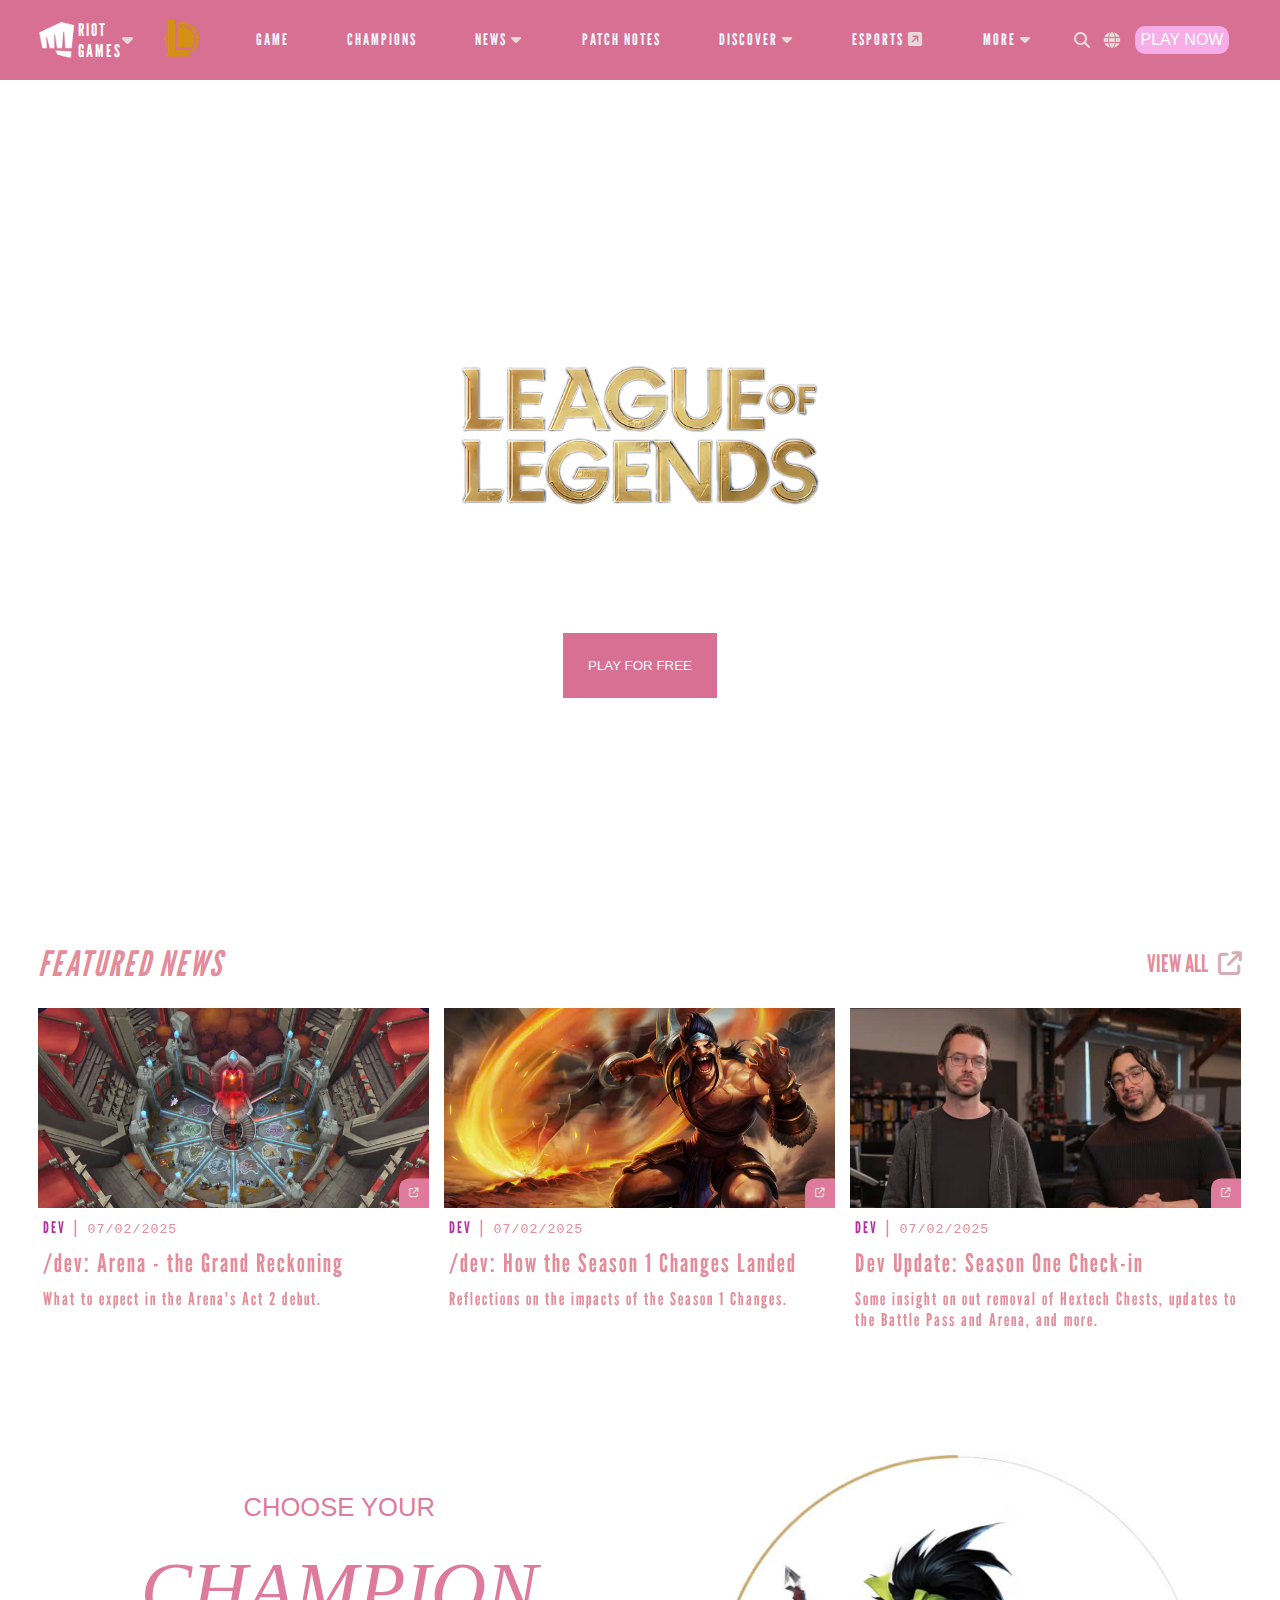
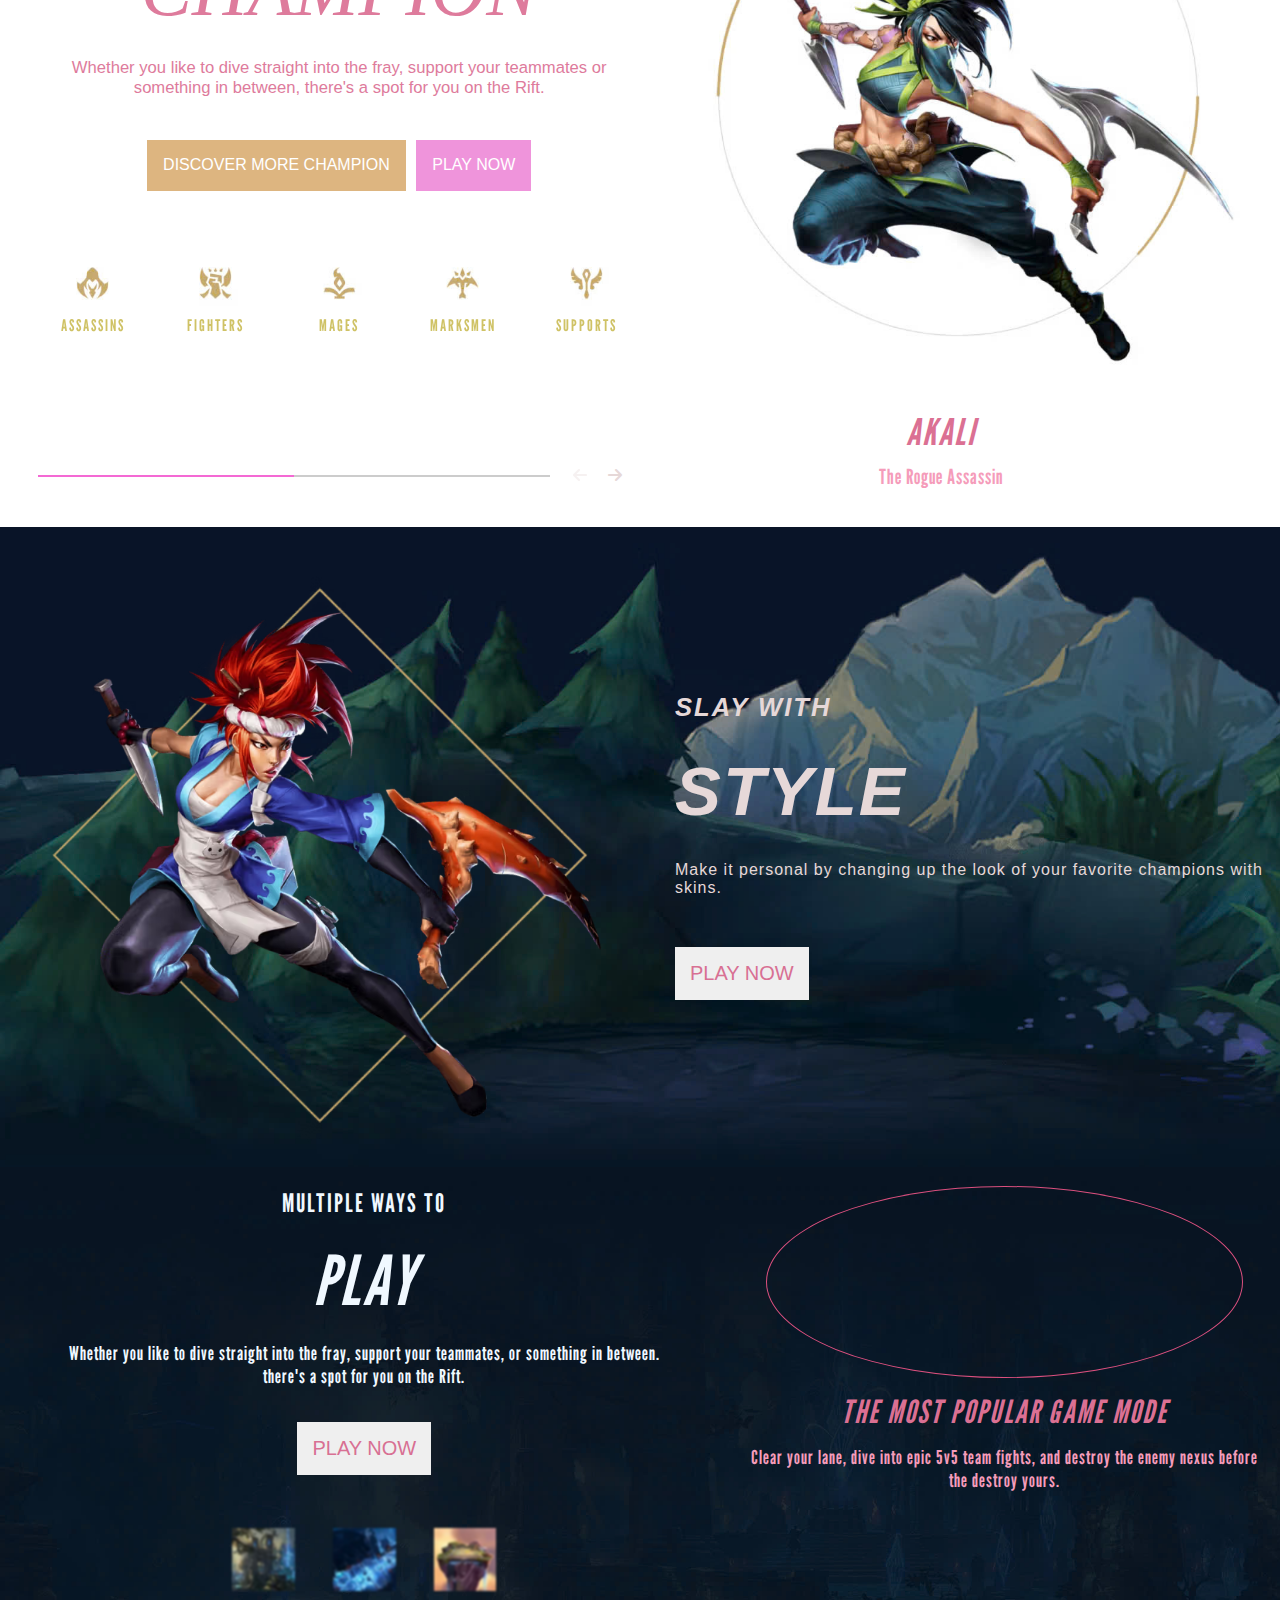
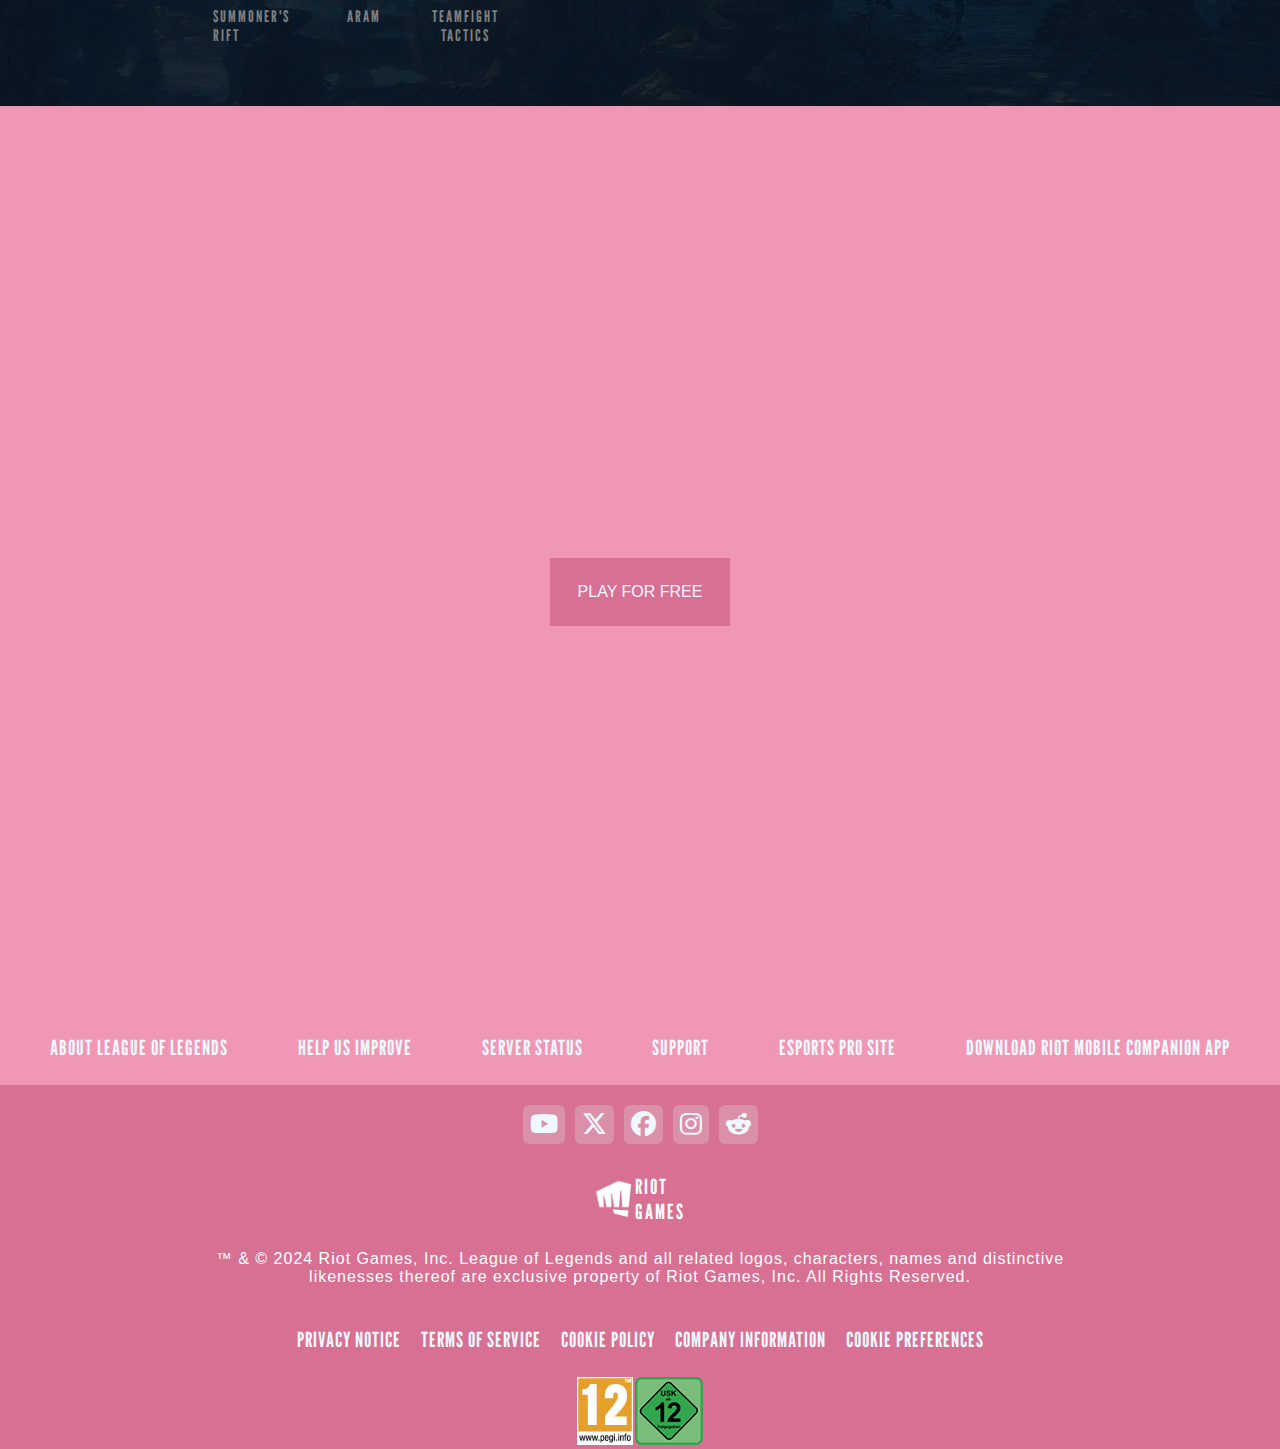
<file: index.html>
<!DOCTYPE html>
<html lang="en">
<head>
    <meta charset="UTF-8">
    <meta name="viewport" content="width=device-width, initial-scale=1.0">
    <title>League of legends</title>
    <link rel="icon" type="image/png" href="./assets/images/favicon-lol.png" sizes="32x32">
    <link rel="stylesheet" href="https://cdnjs.cloudflare.com/ajax/libs/font-awesome/6.7.2/css/all.min.css">
    <!-- Swiper CSS -->
    <link rel="stylesheet" href="https://cdn.jsdelivr.net/npm/swiper/swiper-bundle.min.css">
    <link rel="stylesheet" href="./style.css">
</head>
<body>

    <!-- /*-------------------------------------------------------- SECTION 1--------------------------------------------------- */ -->
    <!-- menu and video -->
    <section class="position-relative" id="section1">
        <header class="home-page display-flex">
            <div class="riotgames display-flex" onclick="displayRiotbar()">
                <img id="logo-riotgames" src="./assets/images/logo-riotgames.png" alt="riot games logo">
                <span id="name-riotgames">RIOT GAMES</span>
                <i class="fa-solid fa-caret-down"></i>
            </div>
            <div class="riotgames-menu display-flex">
                <a href="https://tphuongin.github.io/landing-page/" class="legue-of-legends-logo">
                    <img id="legue-of-legends-logo" src="./assets/images/legue-of-legends-logo.png" alt="legue of legends logo" class="cursion-menu">
                </a>
                <a href="https://tphuongin.github.io/landing-page/" class="hover-content">GAME</a>
                <a href="https://tphuongin.github.io/landing-page/" class="hover-content">CHAMPIONS</a>
                <div class="cursion-menu hover-content position-relative news-dropdown">
                    <a>NEWS</a>
                    <i class="fa-solid fa-caret-down"></i>
                    <div class="dropdown display-news-dropdown">
                        <a href="https://tphuongin.github.io/landing-page/" class="content-dropdown">ALL</a>
                        <a href="https://tphuongin.github.io/landing-page/" class="content-dropdown">GAME UPDATES</a>
                        <a href="https://tphuongin.github.io/landing-page/" class="content-dropdown">ESPORTS</a>
                        <a href="https://tphuongin.github.io/landing-page/" class="content-dropdown">DEV</a>
                        <a href="https://tphuongin.github.io/landing-page/" class="content-dropdown">LORE</a>
                        <a href="https://tphuongin.github.io/landing-page/" class="content-dropdown">MEDIA</a>
                        <a href="https://tphuongin.github.io/landing-page/" class="content-dropdown">MERCH</a>
                        <a href="https://tphuongin.github.io/landing-page/" class="content-dropdown">COMMUNITY</a>
                        <a href="https://tphuongin.github.io/landing-page/" class="content-dropdown">RIOT GAMES</a>
                    </div>
                </div>
                <a href="https://tphuongin.github.io/landing-page/" class="hover-content patch">PATCH NOTES</a>
                <div class="cursion-menu hover-content position-relative discover-dropdown discover">
                    <a >DISCOVER</a>
                    <i class="fa-solid fa-caret-down"></i>
                    <div class="dropdown display-discover-dropdown">
                        <a href="https://tphuongin.github.io/landing-page/" class="content-dropdown">LEAGUE DISPLAYS</a>
                        <a href="https://tphuongin.github.io/landing-page/" class="content-dropdown">HALL OF LEGENDS</a>
                        <a href="https://tphuongin.github.io/landing-page/" class="content-dropdown">RIOT MOBILE</a>
                    </div>
                </div>
                <div class="cursion-menu hover-content esports">
                    <a href="https://tphuongin.github.io/landing-page/" target="_blank">ESPORTS</a>
                    <i class="fa-solid fa-square-arrow-up-right"></i>
                </div>
                <div class="cursion-menu more-dropdown position-relative hover-content">
                    <a>MORE</a>
                    <i class="fa-solid fa-caret-down"></i>
                    <div class="dropdown display-more-dropdown dropdown-updatemenu">
                        <div class="content-dropdown universe">
                            <a href="https://tphuongin.github.io/landing-page/" target="_blank" style="color: aliceblue;text-decoration: none;">UNIVERSE</a>
                            <i class="fa-solid fa-square-arrow-up-right"></i>
                            <br>
                        </div>
                        <div class="content-dropdown merch">
                            <a href="https://tphuongin.github.io/landing-page/" target="_blank" style="color: aliceblue;text-decoration: none;">MERCH</a>
                            <i class="fa-solid fa-square-arrow-up-right"></i>
                        </div>
                        <div class="content-dropdown support">
                            <a href="https://tphuongin.github.io/landing-page/" target="_blank" style="color: aliceblue;text-decoration: none;">SUPPORT</a>
                            <i class="fa-solid fa-square-arrow-up-right"></i>
                        </div>
                    </div>
                </div>
            </div>

            <div class="icon-button display-flex cursion-menu">
                <i class="fa-solid fa-magnifying-glass"></i>
                <i class="fa-solid fa-globe" ></i>
                <button class="play-now" onclick="openNewTab()">PLAY NOW</button>
            </div>
            <div class="responsive-header">
                <a  href=""><img class="adapted-logo" src="./assets/images/legue-of-legends.png"></a>
                <div class="button-responsive">
                    <i class="fa-solid fa-globe cursion-menu" style="font-size: 1.5rem;"></i>
                    <i class="fa-solid fa-bars cursion-menu" style="font-size: 1.5rem;" onclick="displaySidebar()"></i>
                </div>
            </div>
            <div class="sidebar">
                <div class="sidebar-header">
                    <a  href=""><img class="adapted-logo" src="./assets/images/legue-of-legends.png"></a>
                    <i class="fa-regular fa-circle-xmark" style="font-size: 1.5rem" onclick="exitSidebar()" ></i>
                </div>
                <div class="sidebar-search">
                    <i class="fa-solid fa-magnifying-glass" style="font-size: 1.5rem"></i>
                    <input type="text" id="input-sidebar">
                    <i class="fa-regular fa-circle-xmark" style="font-size: 1.5rem" onclick="clearInputSidebar()"></i>
                </div>
                <div class="sidebar-menu">
                    <a href="https://tphuongin.github.io/landing-page/" class="content-sidebar">GAME</a>
                    <a href="https://tphuongin.github.io/landing-page/" class="content-sidebar">CHAMPIONS</a>
                    <div class="cursion-menu content-sidebar space-between news-content" onclick="display_hide_NewsSidebar()">
                        <a >NEWS</a>
                        <i class="fa-solid fa-caret-down" id="news-icon" ></i>
                    </div>
                    <div class="news-click">
                        <a href="https://tphuongin.github.io/landing-page/" class="content-sidebar subcontent-sidebar">ALL</a>
                        <a href="https://tphuongin.github.io/landing-page/" class="content-sidebar subcontent-sidebar">GAME UPDATES</a>
                        <a href="https://tphuongin.github.io/landing-page/" class="content-sidebar subcontent-sidebar">ESPOSRT</a>
                        <a href="https://tphuongin.github.io/landing-page/" class="content-sidebar subcontent-sidebar">DEV</a>
                        <a href="https://tphuongin.github.io/landing-page/" class="content-sidebar subcontent-sidebar">LORE</a>
                        <a href="https://tphuongin.github.io/landing-page/" class="content-sidebar subcontent-sidebar">MEDIA</a>
                        <a href="https://tphuongin.github.io/landing-page/" class="content-sidebar subcontent-sidebar">MERCH</a>
                        <a href="https://tphuongin.github.io/landing-page/" class="content-sidebar subcontent-sidebar">COMMUNITY</a>
                        <a href="https://tphuongin.github.io/landing-page/" class="content-sidebar subcontent-sidebar">RIOT GAMES</a>
                    </div>
                    <a href="https://tphuongin.github.io/landing-page/" class="content-sidebar">PATCH NOTES</a>
                    <div class="cursion-menu content-sidebar space-between" onclick="display_hide_DiscoverSidebar()">
                        <a>DISCOVER</a>
                        <i class="fa-solid fa-caret-down" id="discover-icon"></i>
                    </div>
                    <div class="discover-click">
                        <a href="https://tphuongin.github.io/landing-page/" class="content-sidebar subcontent-sidebar">LEAGUE DISPLAY</a>
                        <a href="https://tphuongin.github.io/landing-page/" class="content-sidebar subcontent-sidebar">HALL OF LEGENDS</a>
                        <a href="https://tphuongin.github.io/landing-page/" class="content-sidebar subcontent-sidebar">RIOT MOBILE</a>
                    </div>
                    <div class="cursion-menu content-sidebar space-between">
                        <a href="https://tphuongin.github.io/landing-page/" target="_blank">ESPORTS</a>
                        <i class="fa-solid fa-square-arrow-up-right"></i>
                    </div>
                    <div class="cursion-menu content-sidebar space-between">
                        <a href="https://tphuongin.github.io/landing-page/" target="_blank">UNIVERSE</a>
                        <i class="fa-solid fa-square-arrow-up-right"></i>
                    </div>
                    <div class="cursion-menu content-sidebar space-between">
                        <a href="https://tphuongin.github.io/landing-page/" target="_blank">MERCH</a>
                        <i class="fa-solid fa-square-arrow-up-right"></i>
                    </div>
                    <div class="cursion-menu content-sidebar space-between" >
                        <a href="https://tphuongin.github.io/landing-page/" target="_blank">SUPPORT</a>
                        <i class="fa-solid fa-square-arrow-up-right"></i>
                    </div>
                </div>
                <button onclick="openNewTab()" class="playnow-sidebar">PLAY NOW</button>
                
            </div>


        </header>



        <div class="riotgames-click">
            <div id="riotgames-click-header">
                <div class="riotgames display-flex" onclick="hideRiotbar()">
                    <img id="logo-riotgames" src="./assets/images/logo-riotgames.png" alt="riot games logo">
                    <span id="name-riotgames" style="font-weight: bolder; font-size: 1.1rem;">RIOT GAMES</span>
                    <i class="fa-solid fa-caret-up"></i>
                </div>
                <i class="fa-regular fa-circle-xmark" onclick="hideRiotbar()"></i>
            </div>
            <div id="riotgames-click-banner">
                <div class="riotgames-click-content">
                    <div class="topic-games topic">
                        <div class="title">GAMES</div>
                        <a href="https://tphuongin.github.io/landing-page/" target="_blank" data-img="./assets/images/legue-of-legends.jpg" class="description">LEAGUE OF LEGENDS</a>
                        <a href="https://tphuongin.github.io/landing-page/" target="_blank" data-img="./assets/images/valorant(2).jpg" class="description">VALORANT</a>
                        <a href="https://tphuongin.github.io/landing-page/" target="_blank" data-img="./assets/images/team-fight-tactics(2).jpg" class="description">TEAMFIGHT TACTICS</a>
                        <a href="https://tphuongin.github.io/landing-page/" target="_blank" data-img="./assets/images/legends-of-runeterra.jpg" class="description">LEGENDS OF RUNETERRA</a>
                        <a href="https://tphuongin.github.io/landing-page/" target="_blank" data-img="./assets/images/wild-rift.jpg" class="description">LOL:WILD RIFT</a>
                    </div>
                    <div class="topic-forge topic">
                        <div class="title">FORGE</div>
                        <a href="https://tphuongin.github.io/landing-page/" target="_blank" data-img="./assets/images/conv.jpg" class="description">CONV/RGENCE</a>
                        <a href="https://tphuongin.github.io/landing-page/" target="_blank" data-img="./assets/images/hextech.jpg" class="description">HEXTECH MAYHEM</a>
                        <a href="https://tphuongin.github.io/landing-page/" target="_blank" data-img="./assets/images/the-mageseeker.jpg" class="description">THE MAGESEEKER</a>
                        <a href="https://tphuongin.github.io/landing-page/" target="_blank" data-img="./assets/images/ruined-king.jpg" class="description">RUINED KING</a>
                        <a href="https://tphuongin.github.io/landing-page/" target="_blank" data-img="./assets/images/song-of-nunu.jpg" class="description">SONG OF NUNU</a>
                        <a href="https://tphuongin.github.io/landing-page/" target="_blank" data-img="./assets/images/riot-forge-games.jpg" class="description">RIOT FORGE GAMES</a>
                    </div>
                    <div class="topic-esports topic">
                        <div class="title">ESPORTS</div>
                        <a href="https://tphuongin.github.io/landing-page/" target="_blank" data-img="./assets/images/lol-esports.jpg" class="description">LOL ESPORTS</a>
                        <a href="https://tphuongin.github.io/landing-page/" target="_blank" data-img="./assets/images/valorant-esports.jpg" class="description">VALORANT ESPORTS</a>
                    </div>
                    <div class="topic-entertainment topic">
                        <div class="title">ENTERTAINMENT</div>
                        <a href="https://tphuongin.github.io/landing-page/" target="_blank" data-img="./assets/images/arcane.jpg" class="description">ARCANE</a>
                        <a href="https://tphuongin.github.io/landing-page/" target="_blank" data-img="./assets/images/universe.jpg" class="description">UNIVERSE</a>
                        <a href="https://tphuongin.github.io/landing-page/" target="_blank" data-img="./assets/images/riot-games-music.jpg" class="description">RIOT GAMES MUSIC</a>
                    </div>
                    <div class="topic-business topic">
                        <div class="title">BUSINESS</div>
                        <a href="https://tphuongin.github.io/landing-page/" target="_blank" data-img="./assets/images/riot-games.jpg" class="description">RIOT GAMES</a>
                        <a href="https://tphuongin.github.io/landing-page/" target="_blank" data-img="./assets/images/riot-merch.jpg" class="description">RIOT MERCH</a>
                        <a href="https://tphuongin.github.io/landing-page/" target="_blank" data-img="./assets/images/riot-mobile.jpg" class="description">RIOT MOBILE</a>
                        <a href="https://tphuongin.github.io/landing-page/" target="_blank" data-img="./assets/images/riot-support.jpg" class="description">RIOT SUPPORT</a>
                    </div>
                </div>
                <div class="riotgames-click-image">
                    <div style="flex: 1;" id="img-container1">
                        <a href="https://www.youtube.com/watch?v=dsn_zLrwZQg" target="_blank" id="img1"><img src="./assets/images/valorant.jpg" alt="Valorant" title="Colombian ballistics expert Tejo blasts into the VALORANT roster in Season 2025 // Act 1" id="display-img"></a>
                        <span class="img-title">Colombian ballistics expert Tejo blasts into the VALORANT roster in Season 2025 </span>
                    </div>
                    <div style="flex: 1;" id="img-container2">
                        <a href="https://teamfighttactics.leagueoflegends.com/vi-vn/?utm_medium=promo3%2Bwww.leagueoflegends.com&utm_source=riotbar" id="img2" target="_blank"><img src="./assets/images/team-fight-tactics.jpg" alt="Team fight tactics" title="Replay your favorite Arcane battles in TFT’s latest set." ></a>
                        <span class="img-title">Replay your favorite Arcane battles in TFT’s latest set.</span>
                    </div>
                </div>
            </div>
        </div>
        <div class="banner">
            <video class="video-game" playsinline autoplay loop muted>
                <source src="https://cmsassets.rgpub.io/sanity/files/dsfx7636/news/8ab3e227121c53aacab0c9b9f7a48adbc65db520.webm" type="video/webm">
            </video>
            <img id="league-of-legends" src="./assets/images/legue-of-legends.png" alt="League Of Legends">
            <button id="play-for-free" onclick="openNewTab()">PLAY FOR FREE</button>
        </div>
    </section>





    

   <!-- /*-------------------------------------------------------- SECTION 2--------------------------------------------------- */ -->
     <!-- FEATURED NEWS -->
    <section class="featurednews">
        <div class="featurednews-header">
            <span id="featurednews">FEATURED NEWS</span>
            <a href="https://tphuongin.github.io/landing-page/" target="_blank">
                <span style="color: rgb(228, 140, 154); font-size: 1.5rem;">VIEW ALL &nbsp</span>
                <i style="color: rgb(215, 174, 181); font-size: 1.5rem;" class="fa-solid fa-arrow-up-right-from-square"></i>
            </a>
        </div>
        <div class="swiper swiper-1">
            <div class="featurednews-banner swiper-wrapper">
                <a href="https://tphuongin.github.io/landing-page/" class="container-infor swiper-slide">
                    <div class="container-img">
                        <img src="./assets/images/arena.jpg" alt="Arena - thr Grand Reckoning" class="img-featured">
                        <span class="fa-solid fa-arrow-up-right-from-square external-link" title="External link"></span>
                    </div>
                    <div class="container-detail">
                        <div>
                            <span style="color: rgb(181, 48, 157); font-weight: bold;">DEV</span> 
                            <span>&nbsp|&nbsp</span>
                            <span style='font-family: "Courier New", monospace; font-size: smaller; letter-spacing: 1px;'>07/02/2025</span>
                        </div>
                        <div class="featured-title">
                            /dev: Arena - the Grand Reckoning
                        </div>
                        <div style="font-size: 1.1rem;">
                            What to expect in the Arena's Act 2 debut.
                        </div>
                    </div>
                </a>
                <a href="https://tphuongin.github.io/landing-page/" class="container-infor swiper-slide">
                    <div class="container-img">
                        <img src="./assets/images/landed.jpg" alt="How the Season 1 Changes Landed" class="img-featured">
                        <span class="fa-solid fa-arrow-up-right-from-square external-link" title="External link"></span>
                    </div>
                    <div class="container-detail">
                        <div>
                            <span style="color: rgb(181, 48, 157); font-weight: bold;">DEV</span> 
                            <span>&nbsp|&nbsp</span>
                            
                            <span style='font-family: "Courier New", monospace; font-size: smaller; letter-spacing: 1px;'>07/02/2025</span>
                        </div>
                        <div class="featured-title">
                            /dev: How the Season 1 Changes Landed
                        </div>
                        <div style="font-size: 1.1rem;">
                            Reflections on the impacts of the Season 1 Changes.
                        </div>
                    </div>
                </a>
                <a href="https://tphuongin.github.io/landing-page/" class="container-infor swiper-slide">
                    <div class="container-img">
                        <img src="./assets/images/dev-update.jpg" alt="Dev Update: Season One Check-in" class="img-featured">
                        <span class="fa-solid fa-arrow-up-right-from-square external-link" title="External link"></span>
                    </div>
                    <div class="container-detail">
                        <div>
                            <span style="color: rgb(181, 48, 157); font-weight: bold;">DEV</span> 
                            <span>&nbsp|&nbsp</span>
               
                            <span style='font-family: "Courier New", monospace; font-size: smaller; letter-spacing: 1px;'>07/02/2025</span>
                        </div>
                        <div class="featured-title">
                            Dev Update: Season One Check-in
                        </div>
                        <div style="font-size: 1.1rem;">
                            Some insight on out removal of Hextech Chests, updates to the Battle Pass and Arena, and more.
                        </div>
                    </div>
                </a>
            </div>
                <div class="swiper-pagination"></div>
                <div class="swiper-button-next"><i class="fa-solid fa-arrow-right"></i></div>
                <div class="swiper-button-prev"><i class="fa-solid fa-arrow-left"></i></div>                
            </div>
        </div>
    </section>

<!-- --------------------------------------------------SECTION 3---------------------------------- -->
 <!-- CHOOSE YOUR CHAMPION -->

    <section class="champion">
        <div class="champion-content">
            <div class="choose-your">CHOOSE YOUR</div>
            <div class="champion-word">CHAMPION</div>
            <div class="whether">Whether you like to dive straight into the fray, support your teammates or something in between, there's a spot for you on the Rift.</div>
            <div class="champion-button-container">
                <button onclick="openNewTab()" class="champion-button button1">DISCOVER MORE CHAMPION</button>
                <button onclick="openNewTab()" class="champion-button button2">PLAY NOW</button>
            </div>
            <div class="swiper-2 swiper">
                <div class="champion-logo swiper-wrapper">
                    <div class="champion-icon swiper-slide" data-img="./assets/images/akali.jpg" data-name="AKALI" data-descript="The Rogue Assassin">
                        <img src="./assets/images/assassins.jpg" alt="Assassins">
                        <div class="champion-icon-name">ASSASSINS</div>
                    </div >
                    <div class="champion-icon swiper-slide" data-img="./assets/images/yasuo.jpg" data-name="YASUO" data-descript="The Unforgiven">
                        <img src="./assets/images/fighters.jpg" alt="Assassins">
                        <div class="champion-icon-name">FIGHTERS</div>
                    </div>
                    <div class="champion-icon swiper-slide" data-img="./assets/images/lux.jpg" data-name="LUX" data-descript="The Lady of Luminosity">
                        <img src="./assets/images/mages.jpg" alt="Assassins">
                        <div class="champion-icon-name">MAGES</div>
                    </div>
                    <div class="champion-icon swiper-slide" data-img="./assets/images/jinx.jpg" data-name="JINX" data-descript="The Loose Cannon">
                        <img src="./assets/images/marksmen.jpg" alt="Assassins">
                        <div class="champion-icon-name">MARKSMEN</div>
                    </div>
                    <div class="champion-icon swiper-slide" data-img="./assets/images/thresh.jpg" data-name="THRESH" data-descript="The Chain Warden">
                        <img src="./assets/images/supports.jpg" alt="Assassins">
                        <div class="champion-icon-name">SUPPORTS</div>
                    </div>
                    <div class="champion-icon swiper-slide" data-img="./assets/images/leona.jpg" data-name="LEONA" data-descript="The Radiant Dawn">
                        <img src="./assets/images/tanks.jpg" alt="Assassins">
                        <div class="champion-icon-name">TANKS</div>
                    </div>
                </div>
                <div class="swiper-pagination pagi2"></div>
                <div class="swiper-button-next next2"><i class="fa-solid fa-arrow-right"></i></div>
                <div class="swiper-button-prev prev2"><i class="fa-solid fa-arrow-left"></i></div>                
            </div>
        </div>
        <div class="champion-descript">
            <img class="champion-img" src="./assets/images/akali.jpg">
            <div class="champion-song champion-name" style="margin: 10px ; font-size: 2.3rem; font-style: oblique; color:palevioletred">
                AKALI
            </div>
            <div class="champion-song champion-description" style="letter-spacing: 1px; font-size: 1.3rem; color:rgb(245, 156, 186) ">
                The Rogue Assassin
            </div>
        </div>
    </section>


    <!-------------------------------------------------------------- SECTION 4 --------------------------------------------->
    <section class="slay-with-style">
        <img class="slay-img" src="./assets/images/slayImg.avif">
        <div class="slay-with-style-content">
            <div class="slay-with slay-content">SLAY WITH</div>
            <div class="style slay-content">STYLE</div>
            <div class="make slay-content">Make it personal by changing up the look of your favorite champions with skins.</div>
            <button onclick="openNewTab()" class="slay-button">PLAY NOW</button>
        </div>
    </section>


    <!-- ---------------------------------------------------------  SECTION 5 --------------------------------------------------->

    <section class="multiple-ways">
        <div class="multiple-ways-content">
            <div class="multiple-ways-to" style="font-style: normal;">MULTIPLE WAYS TO</div>
            <div class="play" style="padding: 20px;">PLAY</div>
            <div class="whether-you" style="text-align: center; font-size: larger; padding: 0 20px;">Whether you like to dive straight into the fray, support your teammates, or something in between. there's a spot for you on the Rift.</div>
            <button onclick="openNewTab()" class="multiple-button">PLAY NOW</button>
            <div class="multiple-img-container">
                <div class="multiple-img-name">
                    <img src="./assets/images/summoner.jpg" alt="Summoner's rift" data-video="https://cmsassets.rgpub.io/sanity/files/dsfx7636/news/bbc27473157462adacf0de441a8796268eb2d0ac.mp4" data-name="THE MOST POPULAR GAME MODE" data-detail="Clear your lane, dive into epic 5v5 team fights, and destroy the enemy nexus before the destroy yours." data-background="./assets/images/summonerBackground.jpg" class="multiple-img">
                    <div class="multiple-name">SUMMONER'S RIFT</div>
                </div>
                <div class="multiple-img-name">
                    <img src="./assets/images/aram.jpg" alt="Aram" data-video="https://cmsassets.rgpub.io/sanity/files/dsfx7636/news/0a9b9f8dacb54086c58c1af8aa880d7cf6d7fea6.mp4" data-name="ALL RAMDOM, ALL MID" data-detail="Battle across an icy bridge as your team of random champions charge toward the enemy Nexus in this chaotically fun 5v5 game mode." data-background="./assets/images/aramBackground.jpg" class="multiple-img">
                    <div class="multiple-name">ARAM</div>
                </div>
                <div class="multiple-img-name">
                    <img src="./assets/images/teamfight.jpg" alt="Teamfight tactics" data-video="https://cmsassets.rgpub.io/sanity/files/dsfx7636/news/e5791dbc0787a96e83b82df20d44375f09f4d861.mp4" data-name="A FREE-FOR-ALL WAR FOR SUPERMACY" data-detail="Assemble a squad of champions that battle on your behalf. Outlast all seven of your opponents and become the last person standing." data-background="./assets/images/teamfightBackground.jpg" class="multiple-img">
                    <div class="multiple-name" style="text-align: center;">TEAMFIGHT TACTICS</div>
                </div>
            </div>
        </div>
        <div class="multiple-demos">
            <div class="container-multiple-video">
                <video class="multiple-ways-video" playsinline autoplay loop muted>
                    <source src="https://cmsassets.rgpub.io/sanity/files/dsfx7636/news/bbc27473157462adacf0de441a8796268eb2d0ac.mp4" type="video/webm" class="multiple-video">
                </video>
            </div>
            <div style="margin: 10px ; font-size: 2.5vw; font-style: oblique; color:palevioletred;padding: 25px; padding-bottom: 5px; text-align: center; " class="mul-name">
                THE MOST POPULAR GAME MODE
            </div>
            <div style="letter-spacing: 1px; font-size: 1.5vw; color:rgb(245, 156, 186); text-align: center; " class="mul-detail">
                Clear your lane, dive into epic 5v5 team fights, and destroy the enemy nexus before the destroy yours.
            </div>
        </div>
    </section>


    <!---------------------------------------------- SECTION 6-------------------------------------------------------- -->

    <section class="container-last-video">
        <video class="last-video" playsinline autoplay loop muted>
            <source src="https://cmsassets.rgpub.io/sanity/files/dsfx7636/news/1f5b2cf01a1cf2afa1ce61febee6e2e900808347.mp4" type="video/webm" class="multiple-video">
        </video>
        <button onclick="openNewTab()" class="playforfree">PLAY FOR FREE</button>
    </section>


    <!------------------------------------------------------- SECTION 7 --------------------------------------------------------------->
    <section class="riot-footer">
        <div class="riot-footer-links">
            <a href="https://tphuongin.github.io/landing-page/" target="_blank" class="riot-links-name">ABOUT LEAGUE OF LEGENDS</a>
            <a href="https://tphuongin.github.io/landing-page/" target="_blank" class="riot-links-name">HELP US IMPROVE</a>
            <a href="https://tphuongin.github.io/landing-page/" target="_blank" class="riot-links-name">SERVER STATUS</a>
            <a href="https://tphuongin.github.io/landing-page/" target="_blank" class="riot-links-name">SUPPORT</a>
            <a href="https://tphuongin.github.io/landing-page/" target="_blank" class="riot-links-name">ESPORTS PRO SITE</a>
            <a href="https://tphuongin.github.io/landing-page/" target="_blank" class="riot-links-name">DOWNLOAD RIOT MOBILE COMPANION APP</a>
        </div>
        <div class="riot-infor">
            <div class="riot-link-logo">
                <a href="https://www.youtube.com/c/UKLeagueofLegends" target="_blank" title="Youtube" class="fa-brands fa-youtube link-logo"></a>
                <a href="https://x.com/LoLUKN" target="_blank" title="Twitter" class="fa-brands fa-x-twitter link-logo"></a>
                <a href="https://www.facebook.com/leagueoflegends/?brand_redir=1998961430419532#" target="_blank" title="Facebook" class="fa-brands fa-facebook link-logo"></a>
                <a href="https://www.instagram.com/ukleagueoflegends/" target="_blank" title="Instagram" class="fa-brands fa-instagram link-logo"></a>
                <a href="https://www.reddit.com/r/leagueoflegends/" target="_blank" title="Reddit" class="fa-brands fa-reddit-alien link-logo"></a>
            </div>
            <div class="footer-riot-logo">
                <img id="logo-riotgames" src="./assets/images/logo-riotgames.png" alt="riot games logo">
                <span>RIOT GAMES</span>
            </div>
            <p class="footer-infor">
                ™ & © 2024 Riot Games, Inc.  League of Legends and all related logos, characters, names and distinctive likenesses thereof are exclusive property of Riot Games, Inc.  All Rights Reserved.
            </p>
            <div class="riot-footer-links" style="background-color: #d87093;">
                <a class="riot-links-name" href="">PRIVACY NOTICE</a>
                <a class="riot-links-name" href="">TERMS OF SERVICE</a>
                <a class="riot-links-name" href="">COOKIE POLICY</a>
                <a class="riot-links-name" href="">COMPANY INFORMATION</a>
                <a class="riot-links-name" href="">COOKIE PREFERENCES</a>
            </div>
            <div>
                <a href="https://pegi.info/" target="_blank"><img src="./assets/images/pegi-infor.png" alt="Pegi infor"></a>
                <a href="about:blank" target="_blank"><img src="./assets/images/usk.png" alt="Usk"></a>
            </div>
        </div>
    </section>
    <!-- Swiper JS -->
    <script src="https://cdn.jsdelivr.net/npm/swiper/swiper-bundle.min.js"></script>
    <script src="./main.js"></script>

</body>
</html>
</file>
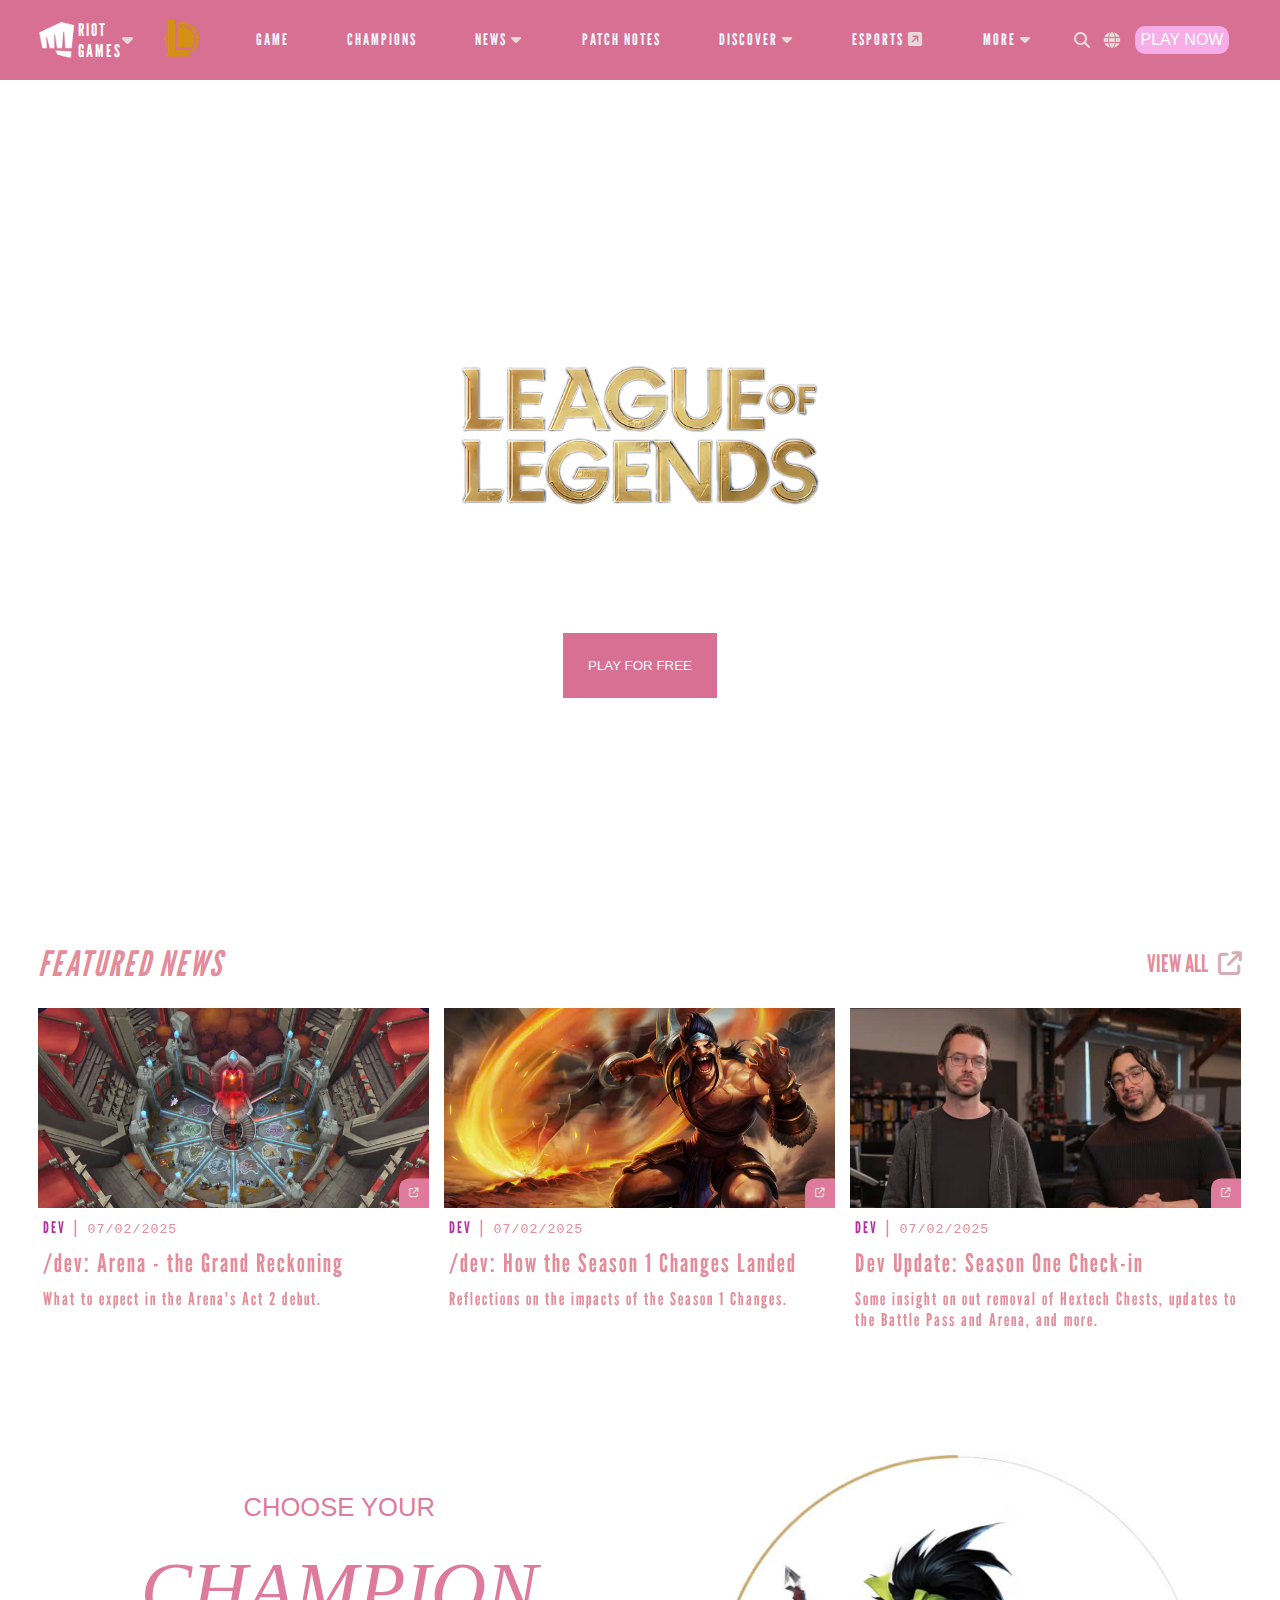
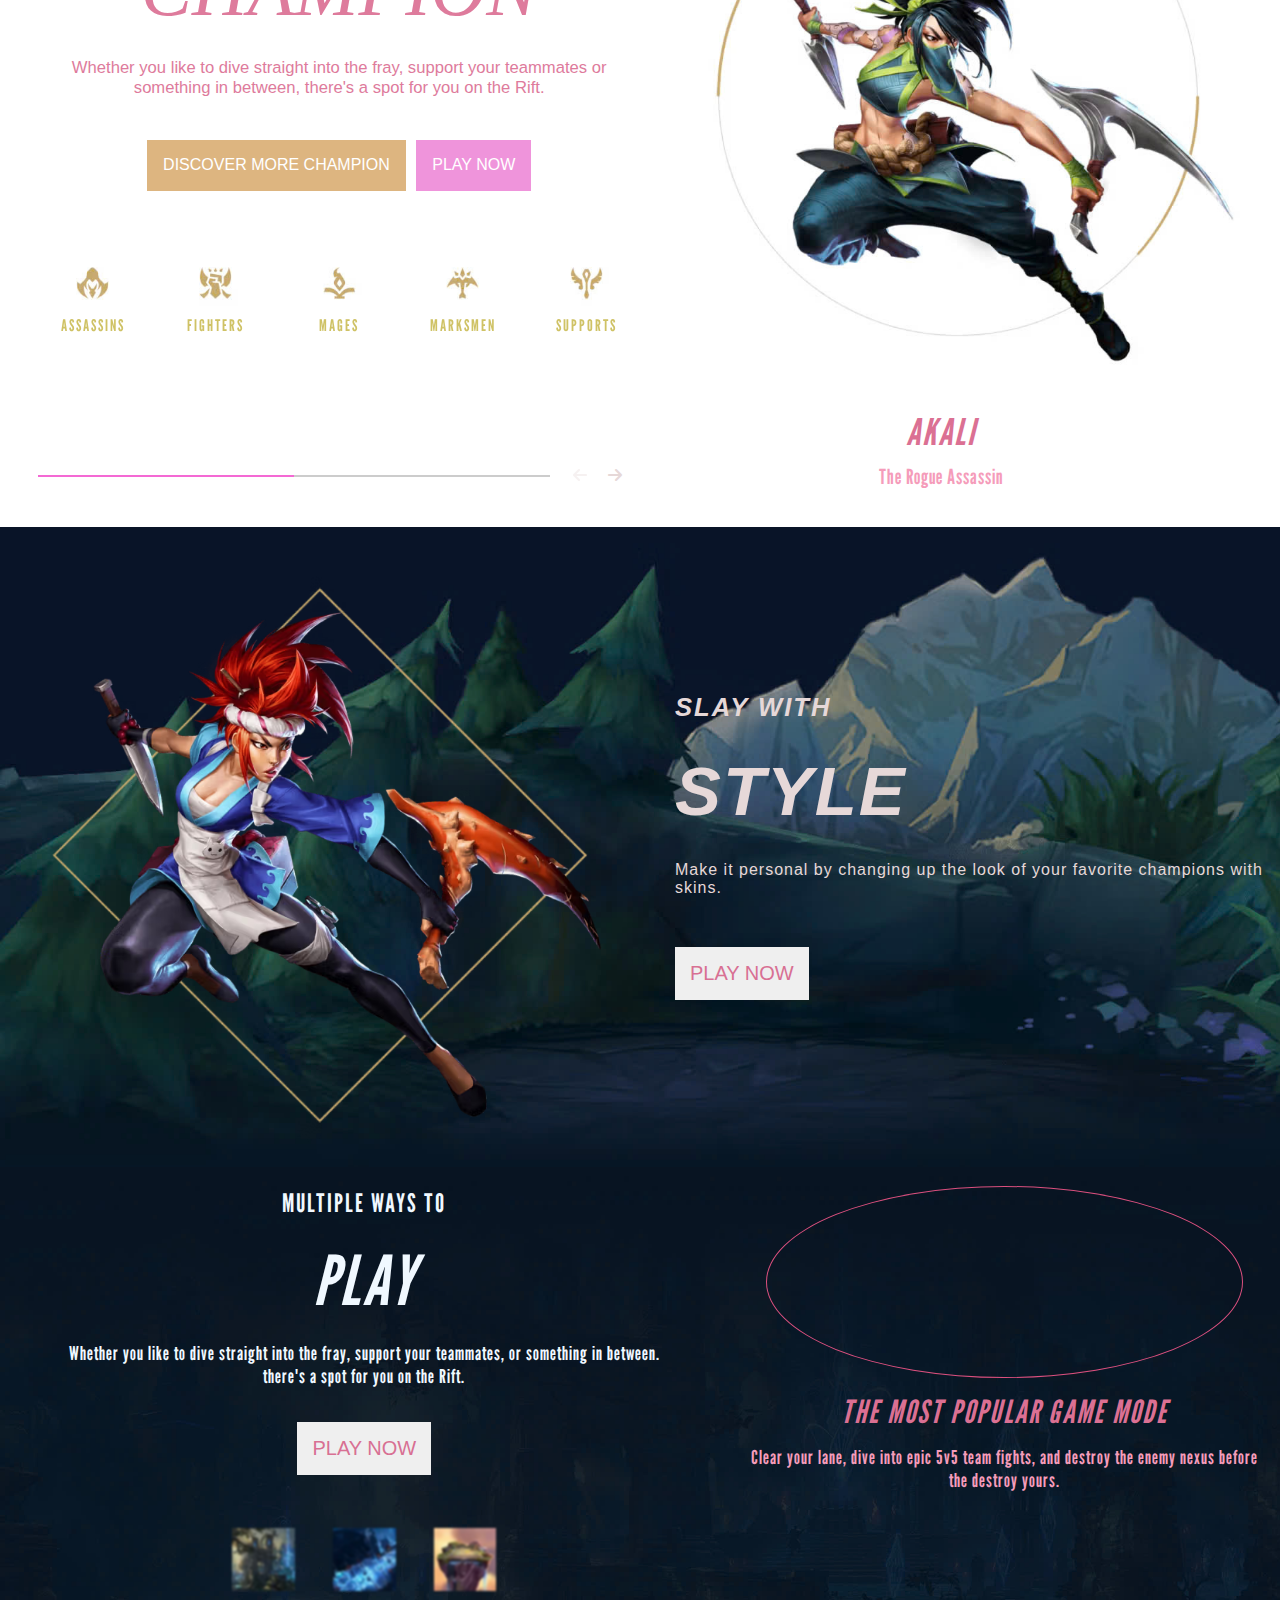
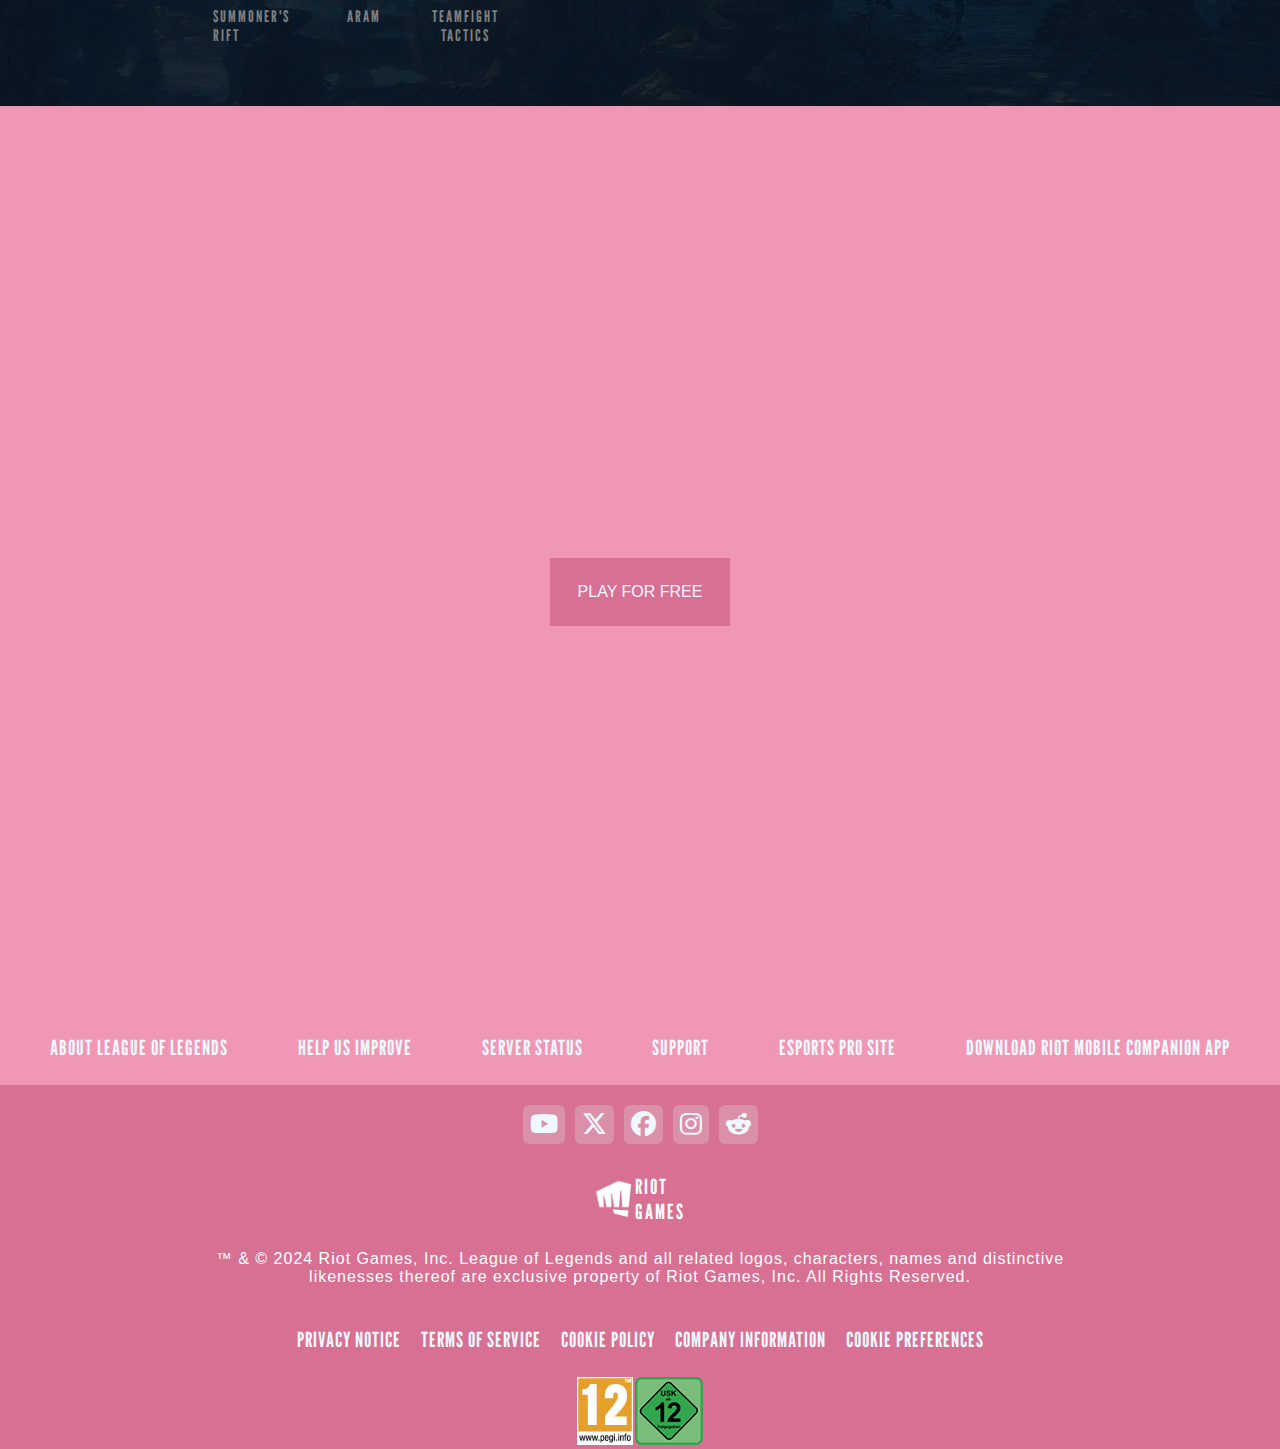
<file: pages/index.html>
<!DOCTYPE html>
<html lang="en">
<head>
    <meta charset="UTF-8">
    <meta name="viewport" content="width=device-width, initial-scale=1.0">
    <title>League of legends</title>
    <link rel="icon" type="image/png" href="../assets/images/favicon-lol.png" sizes="32x32">
    <link rel="stylesheet" href="https://cdnjs.cloudflare.com/ajax/libs/font-awesome/6.7.2/css/all.min.css">
    <!-- Swiper CSS -->
    <link rel="stylesheet" href="https://cdn.jsdelivr.net/npm/swiper/swiper-bundle.min.css">
    <link rel="stylesheet" href="../css/style.css">
</head>
<body>

    <!-- /*-------------------------------------------------------- SECTION 1--------------------------------------------------- */ -->
    <!-- menu and video -->
    <section class="position-relative" id="section1">
        <header class="home-page display-flex">
            <div class="riotgames display-flex" onclick="displayRiotbar()">
                <img id="logo-riotgames" src="../assets/images/logo-riotgames.png" alt="riot games logo">
                <span id="name-riotgames">RIOT GAMES</span>
                <i class="fa-solid fa-caret-down"></i>
            </div>
            <div class="riotgames-menu display-flex">
                <a href="http://127.0.0.1:5500/pages/index.html" class="legue-of-legends-logo">
                    <img id="legue-of-legends-logo" src="../assets/images/legue-of-legends-logo.png" alt="legue of legends logo" class="cursion-menu">
                </a>
                <a href="http://127.0.0.1:5500/pages/index.html" class="hover-content">GAME</a>
                <a href="http://127.0.0.1:5500/pages/index.html" class="hover-content">CHAMPIONS</a>
                <div class="cursion-menu hover-content position-relative news-dropdown">
                    <a>NEWS</a>
                    <i class="fa-solid fa-caret-down"></i>
                    <div class="dropdown display-news-dropdown">
                        <a href="http://127.0.0.1:5500/pages/index.html" class="content-dropdown">ALL</a>
                        <a href="http://127.0.0.1:5500/pages/index.html" class="content-dropdown">GAME UPDATES</a>
                        <a href="http://127.0.0.1:5500/pages/index.html" class="content-dropdown">ESPORTS</a>
                        <a href="http://127.0.0.1:5500/pages/index.html" class="content-dropdown">DEV</a>
                        <a href="http://127.0.0.1:5500/pages/index.html" class="content-dropdown">LORE</a>
                        <a href="http://127.0.0.1:5500/pages/index.html" class="content-dropdown">MEDIA</a>
                        <a href="http://127.0.0.1:5500/pages/index.html" class="content-dropdown">MERCH</a>
                        <a href="http://127.0.0.1:5500/pages/index.html" class="content-dropdown">COMMUNITY</a>
                        <a href="http://127.0.0.1:5500/pages/index.html" class="content-dropdown">RIOT GAMES</a>
                    </div>
                </div>
                <a href="http://127.0.0.1:5500/pages/index.html" class="hover-content patch">PATCH NOTES</a>
                <div class="cursion-menu hover-content position-relative discover-dropdown discover">
                    <a >DISCOVER</a>
                    <i class="fa-solid fa-caret-down"></i>
                    <div class="dropdown display-discover-dropdown">
                        <a href="http://127.0.0.1:5500/pages/index.html" class="content-dropdown">LEAGUE DISPLAYS</a>
                        <a href="http://127.0.0.1:5500/pages/index.html" class="content-dropdown">HALL OF LEGENDS</a>
                        <a href="http://127.0.0.1:5500/pages/index.html" class="content-dropdown">RIOT MOBILE</a>
                    </div>
                </div>
                <div class="cursion-menu hover-content esports">
                    <a href="http://127.0.0.1:5500/pages/index.html" target="_blank">ESPORTS</a>
                    <i class="fa-solid fa-square-arrow-up-right"></i>
                </div>
                <div class="cursion-menu more-dropdown position-relative hover-content">
                    <a>MORE</a>
                    <i class="fa-solid fa-caret-down"></i>
                    <div class="dropdown display-more-dropdown dropdown-updatemenu">
                        <div class="content-dropdown universe">
                            <a href="http://127.0.0.1:5500/pages/index.html" target="_blank" style="color: aliceblue;text-decoration: none;">UNIVERSE</a>
                            <i class="fa-solid fa-square-arrow-up-right"></i>
                            <br>
                        </div>
                        <div class="content-dropdown merch">
                            <a href="http://127.0.0.1:5500/pages/index.html" target="_blank" style="color: aliceblue;text-decoration: none;">MERCH</a>
                            <i class="fa-solid fa-square-arrow-up-right"></i>
                        </div>
                        <div class="content-dropdown support">
                            <a href="http://127.0.0.1:5500/pages/index.html" target="_blank" style="color: aliceblue;text-decoration: none;">SUPPORT</a>
                            <i class="fa-solid fa-square-arrow-up-right"></i>
                        </div>
                    </div>
                </div>
            </div>

            <div class="icon-button display-flex cursion-menu">
                <i class="fa-solid fa-magnifying-glass"></i>
                <i class="fa-solid fa-globe" ></i>
                <button class="play-now" onclick="openNewTab()">PLAY NOW</button>
            </div>
            <div class="responsive-header">
                <a  href=""><img class="adapted-logo" src="../assets/images/legue-of-legends.png"></a>
                <div class="button-responsive">
                    <i class="fa-solid fa-globe cursion-menu" style="font-size: 1.5rem;"></i>
                    <i class="fa-solid fa-bars cursion-menu" style="font-size: 1.5rem;" onclick="displaySidebar()"></i>
                </div>
            </div>
            <div class="sidebar">
                <div class="sidebar-header">
                    <a  href=""><img class="adapted-logo" src="../assets/images/legue-of-legends.png"></a>
                    <i class="fa-regular fa-circle-xmark" style="font-size: 1.5rem" onclick="exitSidebar()" ></i>
                </div>
                <div class="sidebar-search">
                    <i class="fa-solid fa-magnifying-glass" style="font-size: 1.5rem"></i>
                    <input type="text" id="input-sidebar">
                    <i class="fa-regular fa-circle-xmark" style="font-size: 1.5rem" onclick="clearInputSidebar()"></i>
                </div>
                <div class="sidebar-menu">
                    <a href="http://127.0.0.1:5500/pages/index.html" class="content-sidebar">GAME</a>
                    <a href="http://127.0.0.1:5500/pages/index.html" class="content-sidebar">CHAMPIONS</a>
                    <div class="cursion-menu content-sidebar space-between news-content" onclick="display_hide_NewsSidebar()">
                        <a >NEWS</a>
                        <i class="fa-solid fa-caret-down" id="news-icon" ></i>
                    </div>
                    <div class="news-click">
                        <a href="http://127.0.0.1:5500/pages/index.html" class="content-sidebar subcontent-sidebar">ALL</a>
                        <a href="http://127.0.0.1:5500/pages/index.html" class="content-sidebar subcontent-sidebar">GAME UPDATES</a>
                        <a href="http://127.0.0.1:5500/pages/index.html" class="content-sidebar subcontent-sidebar">ESPOSRT</a>
                        <a href="http://127.0.0.1:5500/pages/index.html" class="content-sidebar subcontent-sidebar">DEV</a>
                        <a href="http://127.0.0.1:5500/pages/index.html" class="content-sidebar subcontent-sidebar">LORE</a>
                        <a href="http://127.0.0.1:5500/pages/index.html" class="content-sidebar subcontent-sidebar">MEDIA</a>
                        <a href="http://127.0.0.1:5500/pages/index.html" class="content-sidebar subcontent-sidebar">MERCH</a>
                        <a href="http://127.0.0.1:5500/pages/index.html" class="content-sidebar subcontent-sidebar">COMMUNITY</a>
                        <a href="http://127.0.0.1:5500/pages/index.html" class="content-sidebar subcontent-sidebar">RIOT GAMES</a>
                    </div>
                    <a href="http://127.0.0.1:5500/pages/index.html" class="content-sidebar">PATCH NOTES</a>
                    <div class="cursion-menu content-sidebar space-between" onclick="display_hide_DiscoverSidebar()">
                        <a>DISCOVER</a>
                        <i class="fa-solid fa-caret-down" id="discover-icon"></i>
                    </div>
                    <div class="discover-click">
                        <a href="http://127.0.0.1:5500/pages/index.html" class="content-sidebar subcontent-sidebar">LEAGUE DISPLAY</a>
                        <a href="http://127.0.0.1:5500/pages/index.html" class="content-sidebar subcontent-sidebar">HALL OF LEGENDS</a>
                        <a href="http://127.0.0.1:5500/pages/index.html" class="content-sidebar subcontent-sidebar">RIOT MOBILE</a>
                    </div>
                    <div class="cursion-menu content-sidebar space-between">
                        <a href="http://127.0.0.1:5500/pages/index.html" target="_blank">ESPORTS</a>
                        <i class="fa-solid fa-square-arrow-up-right"></i>
                    </div>
                    <div class="cursion-menu content-sidebar space-between">
                        <a href="http://127.0.0.1:5500/pages/index.html" target="_blank">UNIVERSE</a>
                        <i class="fa-solid fa-square-arrow-up-right"></i>
                    </div>
                    <div class="cursion-menu content-sidebar space-between">
                        <a href="http://127.0.0.1:5500/pages/index.html" target="_blank">MERCH</a>
                        <i class="fa-solid fa-square-arrow-up-right"></i>
                    </div>
                    <div class="cursion-menu content-sidebar space-between" >
                        <a href="http://127.0.0.1:5500/pages/index.html" target="_blank">SUPPORT</a>
                        <i class="fa-solid fa-square-arrow-up-right"></i>
                    </div>
                </div>
                <button onclick="openNewTab()" class="playnow-sidebar">PLAY NOW</button>
                
            </div>


        </header>



        <div class="riotgames-click">
            <div id="riotgames-click-header">
                <div class="riotgames display-flex" onclick="hideRiotbar()">
                    <img id="logo-riotgames" src="../assets/images/logo-riotgames.png" alt="riot games logo">
                    <span id="name-riotgames" style="font-weight: bolder; font-size: 1.1rem;">RIOT GAMES</span>
                    <i class="fa-solid fa-caret-up"></i>
                </div>
                <i class="fa-regular fa-circle-xmark" onclick="hideRiotbar()"></i>
            </div>
            <div id="riotgames-click-banner">
                <div class="riotgames-click-content">
                    <div class="topic-games topic">
                        <div class="title">GAMES</div>
                        <a href="http://127.0.0.1:5500/pages/index.html" target="_blank" data-img="../assets/images/legue-of-legends.jpg" class="description">LEAGUE OF LEGENDS</a>
                        <a href="http://127.0.0.1:5500/pages/index.html" target="_blank" data-img="../assets/images/valorant(2).jpg" class="description">VALORANT</a>
                        <a href="http://127.0.0.1:5500/pages/index.html" target="_blank" data-img="../assets/images/team-fight-tactics(2).jpg" class="description">TEAMFIGHT TACTICS</a>
                        <a href="http://127.0.0.1:5500/pages/index.html" target="_blank" data-img="../assets/images/legends-of-runeterra.jpg" class="description">LEGENDS OF RUNETERRA</a>
                        <a href="http://127.0.0.1:5500/pages/index.html" target="_blank" data-img="../assets/images/wild-rift.jpg" class="description">LOL:WILD RIFT</a>
                    </div>
                    <div class="topic-forge topic">
                        <div class="title">FORGE</div>
                        <a href="http://127.0.0.1:5500/pages/index.html" target="_blank" data-img="../assets/images/conv.jpg" class="description">CONV/RGENCE</a>
                        <a href="http://127.0.0.1:5500/pages/index.html" target="_blank" data-img="../assets/images/hextech.jpg" class="description">HEXTECH MAYHEM</a>
                        <a href="http://127.0.0.1:5500/pages/index.html" target="_blank" data-img="../assets/images/the-mageseeker.jpg" class="description">THE MAGESEEKER</a>
                        <a href="http://127.0.0.1:5500/pages/index.html" target="_blank" data-img="../assets/images/ruined-king.jpg" class="description">RUINED KING</a>
                        <a href="http://127.0.0.1:5500/pages/index.html" target="_blank" data-img="../assets/images/song-of-nunu.jpg" class="description">SONG OF NUNU</a>
                        <a href="http://127.0.0.1:5500/pages/index.html" target="_blank" data-img="../assets/images/riot-forge-games.jpg" class="description">RIOT FORGE GAMES</a>
                    </div>
                    <div class="topic-esports topic">
                        <div class="title">ESPORTS</div>
                        <a href="http://127.0.0.1:5500/pages/index.html" target="_blank" data-img="../assets/images/lol-esports.jpg" class="description">LOL ESPORTS</a>
                        <a href="http://127.0.0.1:5500/pages/index.html" target="_blank" data-img="../assets/images/valorant-esports.jpg" class="description">VALORANT ESPORTS</a>
                    </div>
                    <div class="topic-entertainment topic">
                        <div class="title">ENTERTAINMENT</div>
                        <a href="http://127.0.0.1:5500/pages/index.html" target="_blank" data-img="../assets/images/arcane.jpg" class="description">ARCANE</a>
                        <a href="http://127.0.0.1:5500/pages/index.html" target="_blank" data-img="../assets/images/universe.jpg" class="description">UNIVERSE</a>
                        <a href="http://127.0.0.1:5500/pages/index.html" target="_blank" data-img="../assets/images/riot-games-music.jpg" class="description">RIOT GAMES MUSIC</a>
                    </div>
                    <div class="topic-business topic">
                        <div class="title">BUSINESS</div>
                        <a href="http://127.0.0.1:5500/pages/index.html" target="_blank" data-img="../assets/images/riot-games.jpg" class="description">RIOT GAMES</a>
                        <a href="http://127.0.0.1:5500/pages/index.html" target="_blank" data-img="../assets/images/riot-merch.jpg" class="description">RIOT MERCH</a>
                        <a href="http://127.0.0.1:5500/pages/index.html" target="_blank" data-img="../assets/images/riot-mobile.jpg" class="description">RIOT MOBILE</a>
                        <a href="http://127.0.0.1:5500/pages/index.html" target="_blank" data-img="../assets/images/riot-support.jpg" class="description">RIOT SUPPORT</a>
                    </div>
                </div>
                <div class="riotgames-click-image">
                    <div style="flex: 1;" id="img-container1">
                        <a href="https://www.youtube.com/watch?v=dsn_zLrwZQg" target="_blank" id="img1"><img src="../assets/images/valorant.jpg" alt="Valorant" title="Colombian ballistics expert Tejo blasts into the VALORANT roster in Season 2025 // Act 1" id="display-img"></a>
                        <span class="img-title">Colombian ballistics expert Tejo blasts into the VALORANT roster in Season 2025 </span>
                    </div>
                    <div style="flex: 1;" id="img-container2">
                        <a href="https://teamfighttactics.leagueoflegends.com/vi-vn/?utm_medium=promo3%2Bwww.leagueoflegends.com&utm_source=riotbar" id="img2" target="_blank"><img src="../assets/images/team-fight-tactics.jpg" alt="Team fight tactics" title="Replay your favorite Arcane battles in TFT’s latest set." ></a>
                        <span class="img-title">Replay your favorite Arcane battles in TFT’s latest set.</span>
                    </div>
                </div>
            </div>
        </div>
        <div class="banner">
            <video class="video-game" playsinline autoplay loop muted>
                <source src="https://cmsassets.rgpub.io/sanity/files/dsfx7636/news/8ab3e227121c53aacab0c9b9f7a48adbc65db520.webm" type="video/webm">
            </video>
            <img id="league-of-legends" src="../assets/images/legue-of-legends.png" alt="League Of Legends">
            <button id="play-for-free" onclick="openNewTab()">PLAY FOR FREE</button>
        </div>
    </section>





    

   <!-- /*-------------------------------------------------------- SECTION 2--------------------------------------------------- */ -->
     <!-- FEATURED NEWS -->
    <section class="featurednews">
        <div class="featurednews-header">
            <span id="featurednews">FEATURED NEWS</span>
            <a href="http://127.0.0.1:5500/pages/index.html" target="_blank">
                <span style="color: rgb(228, 140, 154); font-size: 1.5rem;">VIEW ALL &nbsp</span>
                <i style="color: rgb(215, 174, 181); font-size: 1.5rem;" class="fa-solid fa-arrow-up-right-from-square"></i>
            </a>
        </div>
        <div class="swiper swiper-1">
            <div class="featurednews-banner swiper-wrapper">
                <a href="http://127.0.0.1:5500/pages/index.html" class="container-infor swiper-slide">
                    <div class="container-img">
                        <img src="../assets/images/arena.jpg" alt="Arena - thr Grand Reckoning" class="img-featured">
                        <span class="fa-solid fa-arrow-up-right-from-square external-link" title="External link"></span>
                    </div>
                    <div class="container-detail">
                        <div>
                            <span style="color: rgb(181, 48, 157); font-weight: bold;">DEV</span> 
                            <span>&nbsp|&nbsp</span>
                            <span style='font-family: "Courier New", monospace; font-size: smaller; letter-spacing: 1px;'>07/02/2025</span>
                        </div>
                        <div class="featured-title">
                            /dev: Arena - the Grand Reckoning
                        </div>
                        <div style="font-size: 1.1rem;">
                            What to expect in the Arena's Act 2 debut.
                        </div>
                    </div>
                </a>
                <a href="http://127.0.0.1:5500/pages/index.html" class="container-infor swiper-slide">
                    <div class="container-img">
                        <img src="../assets/images/landed.jpg" alt="How the Season 1 Changes Landed" class="img-featured">
                        <span class="fa-solid fa-arrow-up-right-from-square external-link" title="External link"></span>
                    </div>
                    <div class="container-detail">
                        <div>
                            <span style="color: rgb(181, 48, 157); font-weight: bold;">DEV</span> 
                            <span>&nbsp|&nbsp</span>
                            
                            <span style='font-family: "Courier New", monospace; font-size: smaller; letter-spacing: 1px;'>07/02/2025</span>
                        </div>
                        <div class="featured-title">
                            /dev: How the Season 1 Changes Landed
                        </div>
                        <div style="font-size: 1.1rem;">
                            Reflections on the impacts of the Season 1 Changes.
                        </div>
                    </div>
                </a>
                <a href="http://127.0.0.1:5500/pages/index.html" class="container-infor swiper-slide">
                    <div class="container-img">
                        <img src="../assets/images/dev-update.jpg" alt="Dev Update: Season One Check-in" class="img-featured">
                        <span class="fa-solid fa-arrow-up-right-from-square external-link" title="External link"></span>
                    </div>
                    <div class="container-detail">
                        <div>
                            <span style="color: rgb(181, 48, 157); font-weight: bold;">DEV</span> 
                            <span>&nbsp|&nbsp</span>
               
                            <span style='font-family: "Courier New", monospace; font-size: smaller; letter-spacing: 1px;'>07/02/2025</span>
                        </div>
                        <div class="featured-title">
                            Dev Update: Season One Check-in
                        </div>
                        <div style="font-size: 1.1rem;">
                            Some insight on out removal of Hextech Chests, updates to the Battle Pass and Arena, and more.
                        </div>
                    </div>
                </a>
            </div>
                <div class="swiper-pagination"></div>
                <div class="swiper-button-next"><i class="fa-solid fa-arrow-right"></i></div>
                <div class="swiper-button-prev"><i class="fa-solid fa-arrow-left"></i></div>                
            </div>
        </div>
    </section>

<!-- --------------------------------------------------SECTION 3---------------------------------- -->
 <!-- CHOOSE YOUR CHAMPION -->

    <section class="champion">
        <div class="champion-content">
            <div class="choose-your">CHOOSE YOUR</div>
            <div class="champion-word">CHAMPION</div>
            <div class="whether">Whether you like to dive straight into the fray, support your teammates or something in between, there's a spot for you on the Rift.</div>
            <div class="champion-button-container">
                <button onclick="openNewTab()" class="champion-button button1">DISCOVER MORE CHAMPION</button>
                <button onclick="openNewTab()" class="champion-button button2">PLAY NOW</button>
            </div>
            <div class="swiper-2 swiper">
                <div class="champion-logo swiper-wrapper">
                    <div class="champion-icon swiper-slide" data-img="../assets/images/akali.jpg" data-name="AKALI" data-descript="The Rogue Assassin">
                        <img src="../assets/images/assassins.jpg" alt="Assassins">
                        <div class="champion-icon-name">ASSASSINS</div>
                    </div >
                    <div class="champion-icon swiper-slide" data-img="../assets/images/yasuo.jpg" data-name="YASUO" data-descript="The Unforgiven">
                        <img src="../assets/images/fighters.jpg" alt="Assassins">
                        <div class="champion-icon-name">FIGHTERS</div>
                    </div>
                    <div class="champion-icon swiper-slide" data-img="../assets/images/lux.jpg" data-name="LUX" data-descript="The Lady of Luminosity">
                        <img src="../assets/images/mages.jpg" alt="Assassins">
                        <div class="champion-icon-name">MAGES</div>
                    </div>
                    <div class="champion-icon swiper-slide" data-img="../assets/images/jinx.jpg" data-name="JINX" data-descript="The Loose Cannon">
                        <img src="../assets/images/marksmen.jpg" alt="Assassins">
                        <div class="champion-icon-name">MARKSMEN</div>
                    </div>
                    <div class="champion-icon swiper-slide" data-img="../assets/images/thresh.jpg" data-name="THRESH" data-descript="The Chain Warden">
                        <img src="../assets/images/supports.jpg" alt="Assassins">
                        <div class="champion-icon-name">SUPPORTS</div>
                    </div>
                    <div class="champion-icon swiper-slide" data-img="../assets/images/leona.jpg" data-name="LEONA" data-descript="The Radiant Dawn">
                        <img src="../assets/images/tanks.jpg" alt="Assassins">
                        <div class="champion-icon-name">TANKS</div>
                    </div>
                </div>
                <div class="swiper-pagination pagi2"></div>
                <div class="swiper-button-next next2"><i class="fa-solid fa-arrow-right"></i></div>
                <div class="swiper-button-prev prev2"><i class="fa-solid fa-arrow-left"></i></div>                
            </div>
        </div>
        <div class="champion-descript">
            <img class="champion-img" src="../assets/images/akali.jpg">
            <div class="champion-song champion-name" style="margin: 10px ; font-size: 2.3rem; font-style: oblique; color:palevioletred">
                AKALI
            </div>
            <div class="champion-song champion-description" style="letter-spacing: 1px; font-size: 1.3rem; color:rgb(245, 156, 186) ">
                The Rogue Assassin
            </div>
        </div>
    </section>


    <!-------------------------------------------------------------- SECTION 4 --------------------------------------------->
    <section class="slay-with-style">
        <img class="slay-img" src="../assets/images/slayImg.avif">
        <div class="slay-with-style-content">
            <div class="slay-with slay-content">SLAY WITH</div>
            <div class="style slay-content">STYLE</div>
            <div class="make slay-content">Make it personal by changing up the look of your favorite champions with skins.</div>
            <button onclick="openNewTab()" class="slay-button">PLAY NOW</button>
        </div>
    </section>


    <!-- ---------------------------------------------------------  SECTION 5 --------------------------------------------------->

    <section class="multiple-ways">
        <div class="multiple-ways-content">
            <div class="multiple-ways-to" style="font-style: normal;">MULTIPLE WAYS TO</div>
            <div class="play" style="padding: 20px;">PLAY</div>
            <div class="whether-you" style="text-align: center; font-size: larger; padding: 0 20px;">Whether you like to dive straight into the fray, support your teammates, or something in between. there's a spot for you on the Rift.</div>
            <button onclick="openNewTab()" class="multiple-button">PLAY NOW</button>
            <div class="multiple-img-container">
                <div class="multiple-img-name">
                    <img src="../assets/images/summoner.jpg" alt="Summoner's rift" data-video="https://cmsassets.rgpub.io/sanity/files/dsfx7636/news/bbc27473157462adacf0de441a8796268eb2d0ac.mp4" data-name="THE MOST POPULAR GAME MODE" data-detail="Clear your lane, dive into epic 5v5 team fights, and destroy the enemy nexus before the destroy yours." data-background="../assets/images/summonerBackground.jpg" class="multiple-img">
                    <div class="multiple-name">SUMMONER'S RIFT</div>
                </div>
                <div class="multiple-img-name">
                    <img src="../assets/images/aram.jpg" alt="Aram" data-video="https://cmsassets.rgpub.io/sanity/files/dsfx7636/news/0a9b9f8dacb54086c58c1af8aa880d7cf6d7fea6.mp4" data-name="ALL RAMDOM, ALL MID" data-detail="Battle across an icy bridge as your team of random champions charge toward the enemy Nexus in this chaotically fun 5v5 game mode." data-background="../assets/images/aramBackground.jpg" class="multiple-img">
                    <div class="multiple-name">ARAM</div>
                </div>
                <div class="multiple-img-name">
                    <img src="../assets/images/teamfight.jpg" alt="Teamfight tactics" data-video="https://cmsassets.rgpub.io/sanity/files/dsfx7636/news/e5791dbc0787a96e83b82df20d44375f09f4d861.mp4" data-name="A FREE-FOR-ALL WAR FOR SUPERMACY" data-detail="Assemble a squad of champions that battle on your behalf. Outlast all seven of your opponents and become the last person standing." data-background="../assets/images/teamfightBackground.jpg" class="multiple-img">
                    <div class="multiple-name" style="text-align: center;">TEAMFIGHT TACTICS</div>
                </div>
            </div>
        </div>
        <div class="multiple-demos">
            <div class="container-multiple-video">
                <video class="multiple-ways-video" playsinline autoplay loop muted>
                    <source src="https://cmsassets.rgpub.io/sanity/files/dsfx7636/news/bbc27473157462adacf0de441a8796268eb2d0ac.mp4" type="video/webm" class="multiple-video">
                </video>
            </div>
            <div style="margin: 10px ; font-size: 2.5vw; font-style: oblique; color:palevioletred;padding: 25px; padding-bottom: 5px; text-align: center; " class="mul-name">
                THE MOST POPULAR GAME MODE
            </div>
            <div style="letter-spacing: 1px; font-size: 1.5vw; color:rgb(245, 156, 186); text-align: center; " class="mul-detail">
                Clear your lane, dive into epic 5v5 team fights, and destroy the enemy nexus before the destroy yours.
            </div>
        </div>
    </section>


    <!---------------------------------------------- SECTION 6-------------------------------------------------------- -->

    <section class="container-last-video">
        <video class="last-video" playsinline autoplay loop muted>
            <source src="https://cmsassets.rgpub.io/sanity/files/dsfx7636/news/1f5b2cf01a1cf2afa1ce61febee6e2e900808347.mp4" type="video/webm" class="multiple-video">
        </video>
        <button onclick="openNewTab()" class="playforfree">PLAY FOR FREE</button>
    </section>


    <!------------------------------------------------------- SECTION 7 --------------------------------------------------------------->
    <section class="riot-footer">
        <div class="riot-footer-links">
            <a href="http://127.0.0.1:5500/pages/index.html" target="_blank" class="riot-links-name">ABOUT LEAGUE OF LEGENDS</a>
            <a href="http://127.0.0.1:5500/pages/index.html" target="_blank" class="riot-links-name">HELP US IMPROVE</a>
            <a href="http://127.0.0.1:5500/pages/index.html" target="_blank" class="riot-links-name">SERVER STATUS</a>
            <a href="http://127.0.0.1:5500/pages/index.html" target="_blank" class="riot-links-name">SUPPORT</a>
            <a href="http://127.0.0.1:5500/pages/index.html" target="_blank" class="riot-links-name">ESPORTS PRO SITE</a>
            <a href="http://127.0.0.1:5500/pages/index.html" target="_blank" class="riot-links-name">DOWNLOAD RIOT MOBILE COMPANION APP</a>
        </div>
        <div class="riot-infor">
            <div class="riot-link-logo">
                <a href="https://www.youtube.com/c/UKLeagueofLegends" target="_blank" title="Youtube" class="fa-brands fa-youtube link-logo"></a>
                <a href="https://x.com/LoLUKN" target="_blank" title="Twitter" class="fa-brands fa-x-twitter link-logo"></a>
                <a href="https://www.facebook.com/leagueoflegends/?brand_redir=1998961430419532#" target="_blank" title="Facebook" class="fa-brands fa-facebook link-logo"></a>
                <a href="https://www.instagram.com/ukleagueoflegends/" target="_blank" title="Instagram" class="fa-brands fa-instagram link-logo"></a>
                <a href="https://www.reddit.com/r/leagueoflegends/" target="_blank" title="Reddit" class="fa-brands fa-reddit-alien link-logo"></a>
            </div>
            <div class="footer-riot-logo">
                <img id="logo-riotgames" src="../assets/images/logo-riotgames.png" alt="riot games logo">
                <span>RIOT GAMES</span>
            </div>
            <p class="footer-infor">
                ™ & © 2024 Riot Games, Inc.  League of Legends and all related logos, characters, names and distinctive likenesses thereof are exclusive property of Riot Games, Inc.  All Rights Reserved.
            </p>
            <div class="riot-footer-links" style="background-color: #d87093;">
                <a class="riot-links-name" href="">PRIVACY NOTICE</a>
                <a class="riot-links-name" href="">TERMS OF SERVICE</a>
                <a class="riot-links-name" href="">COOKIE POLICY</a>
                <a class="riot-links-name" href="">COMPANY INFORMATION</a>
                <a class="riot-links-name" href="">COOKIE PREFERENCES</a>
            </div>
            <div>
                <a href="https://pegi.info/" target="_blank"><img src="../assets/images/pegi-infor.png" alt="Pegi infor"></a>
                <a href="about:blank" target="_blank"><img src="../assets/images/usk.png" alt="Usk"></a>
            </div>
        </div>
    </section>
    <!-- Swiper JS -->
    <script src="https://cdn.jsdelivr.net/npm/swiper/swiper-bundle.min.js"></script>
    <script src="../main.js"></script>

</body>
</html>
</file>
<file: style.css>
@import url("./css/pages/home.css");
@import url('https://fonts.googleapis.com/css2?family=League+Gothic&family=Montserrat:ital,wght@0,100..900;1,100..900&family=Roboto:wght@100;300;400;500;700&display=swap');
html{
    margin: 0%;
    width: 100%;
}
body{
    margin: 0%;
    font-family: 'League Gothic';
    width: 100%;
}

html, body {
    overflow-x: hidden;
    max-width: 100%;
}

.display-flex{
    display: flex;
    align-items: center;
}

.position-relative{
    position: relative;
}

.space-between{
    display: flex;
    justify-content: space-between;
    align-items: center;
}
</file>
<file: css/style.css>
@import url("./pages/home.css");
@import url('https://fonts.googleapis.com/css2?family=League+Gothic&family=Montserrat:ital,wght@0,100..900;1,100..900&family=Roboto:wght@100;300;400;500;700&display=swap');
html{
    margin: 0%;
    width: 100%;
}
body{
    margin: 0%;
    font-family: 'League Gothic';
    width: 100%;
}

html, body {
    overflow-x: hidden;
    max-width: 100%;
}

.display-flex{
    display: flex;
    align-items: center;
}

.position-relative{
    position: relative;
}

.space-between{
    display: flex;
    justify-content: space-between;
    align-items: center;
}
</file>
